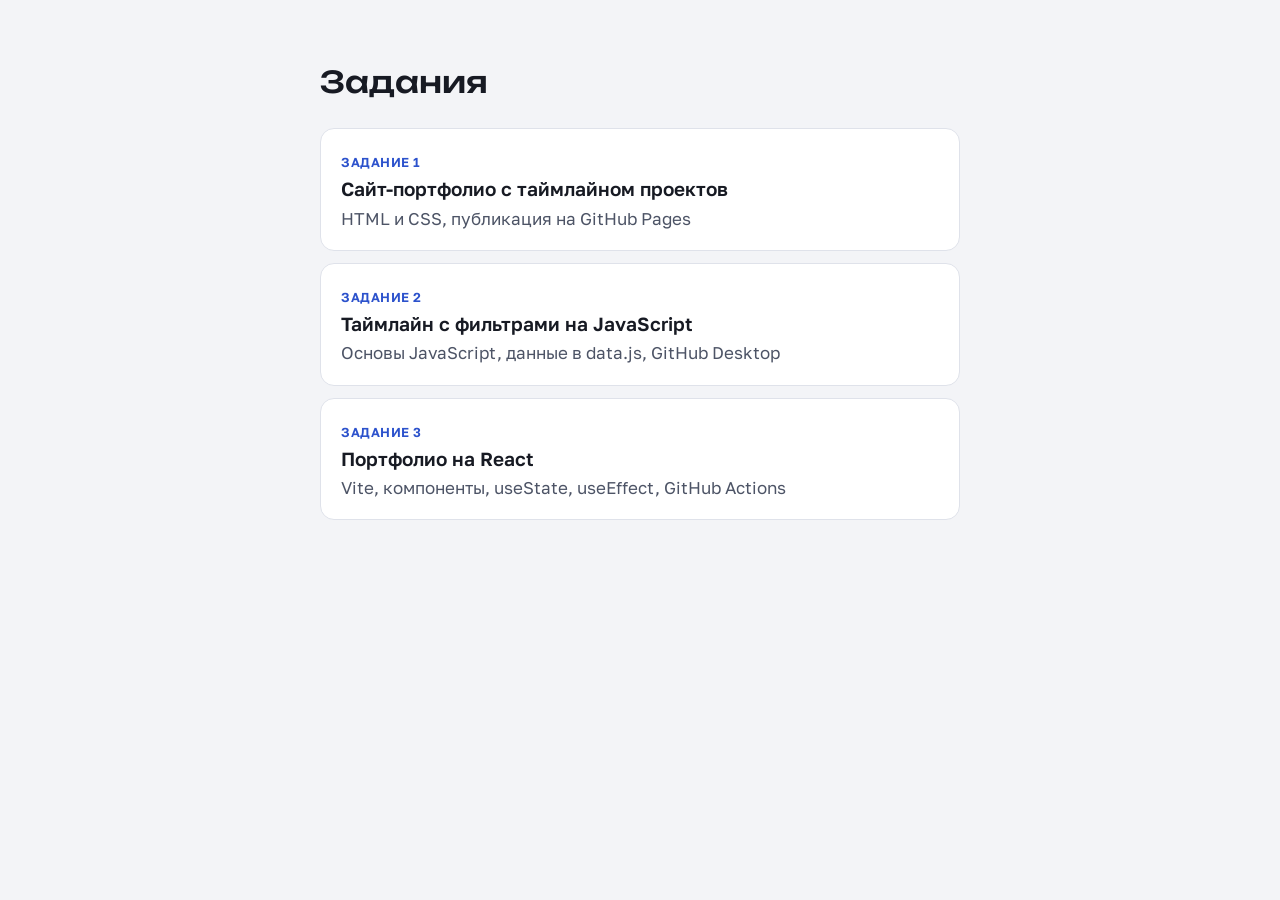
<file: index.html>
<!DOCTYPE html>
<html lang="ru">
<head>
<meta charset="UTF-8">
<meta name="viewport" content="width=device-width, initial-scale=1.0">
<title>Задания</title>
<link rel="stylesheet" href="https://fonts.googleapis.com/css2?family=Golos+Text:wght@400;600&family=Unbounded:wght@500&display=swap">
<style>
  :root {
    color-scheme: light dark;
    --ground: #f3f4f7;
    --surface: #ffffff;
    --ink: #171a23;
    --ink-2: #4d5466;
    --rule: #dfe2ea;
    --accent: #2c52cc;
  }
  @media (prefers-color-scheme: dark) {
    :root {
      --ground: #101218;
      --surface: #171a22;
      --ink: #e8ebf2;
      --ink-2: #a7aebe;
      --rule: #262a35;
      --accent: #8fa8ff;
    }
  }
  body {
    margin: 0;
    padding: 64px 20px;
    background: var(--ground);
    color: var(--ink);
    font: 17px/1.6 'Golos Text', system-ui, sans-serif;
  }
  main { max-width: 640px; margin: 0 auto; }
  h1 { font: 500 30px/1.2 'Unbounded', 'Golos Text', sans-serif; margin: 0 0 28px; }
  ol { list-style: none; margin: 0; padding: 0; display: grid; gap: 12px; }
  a {
    display: block;
    padding: 18px 20px;
    background: var(--surface);
    border: 1px solid var(--rule);
    border-radius: 14px;
    color: inherit;
    text-decoration: none;
  }
  a:hover { border-color: var(--accent); }
  a:focus-visible { outline: 2px solid var(--accent); outline-offset: 2px; }
  .no { font-size: 13px; color: var(--accent); font-weight: 600; letter-spacing: .04em; text-transform: uppercase; }
  .name { display: block; font-weight: 600; font-size: 19px; }
  .what { color: var(--ink-2); }
</style>
</head>
<body>
<main>
  <h1>Задания</h1>
  <ol>
    <li>
      <a href="portfolio-1/">
        <span class="no">Задание 1</span>
        <span class="name">Сайт-портфолио с таймлайном проектов</span>
        <span class="what">HTML и CSS, публикация на GitHub Pages</span>
      </a>
    </li>
    <li>
      <a href="portfolio-2/">
        <span class="no">Задание 2</span>
        <span class="name">Таймлайн с фильтрами на JavaScript</span>
        <span class="what">Основы JavaScript, данные в data.js, GitHub Desktop</span>
      </a>
    </li>
    <li>
      <a href="portfolio-3/">
        <span class="no">Задание 3</span>
        <span class="name">Портфолио на React</span>
        <span class="what">Vite, компоненты, useState, useEffect, GitHub Actions</span>
      </a>
    </li>
  </ol>
</main>
</body>
</html>
</file>
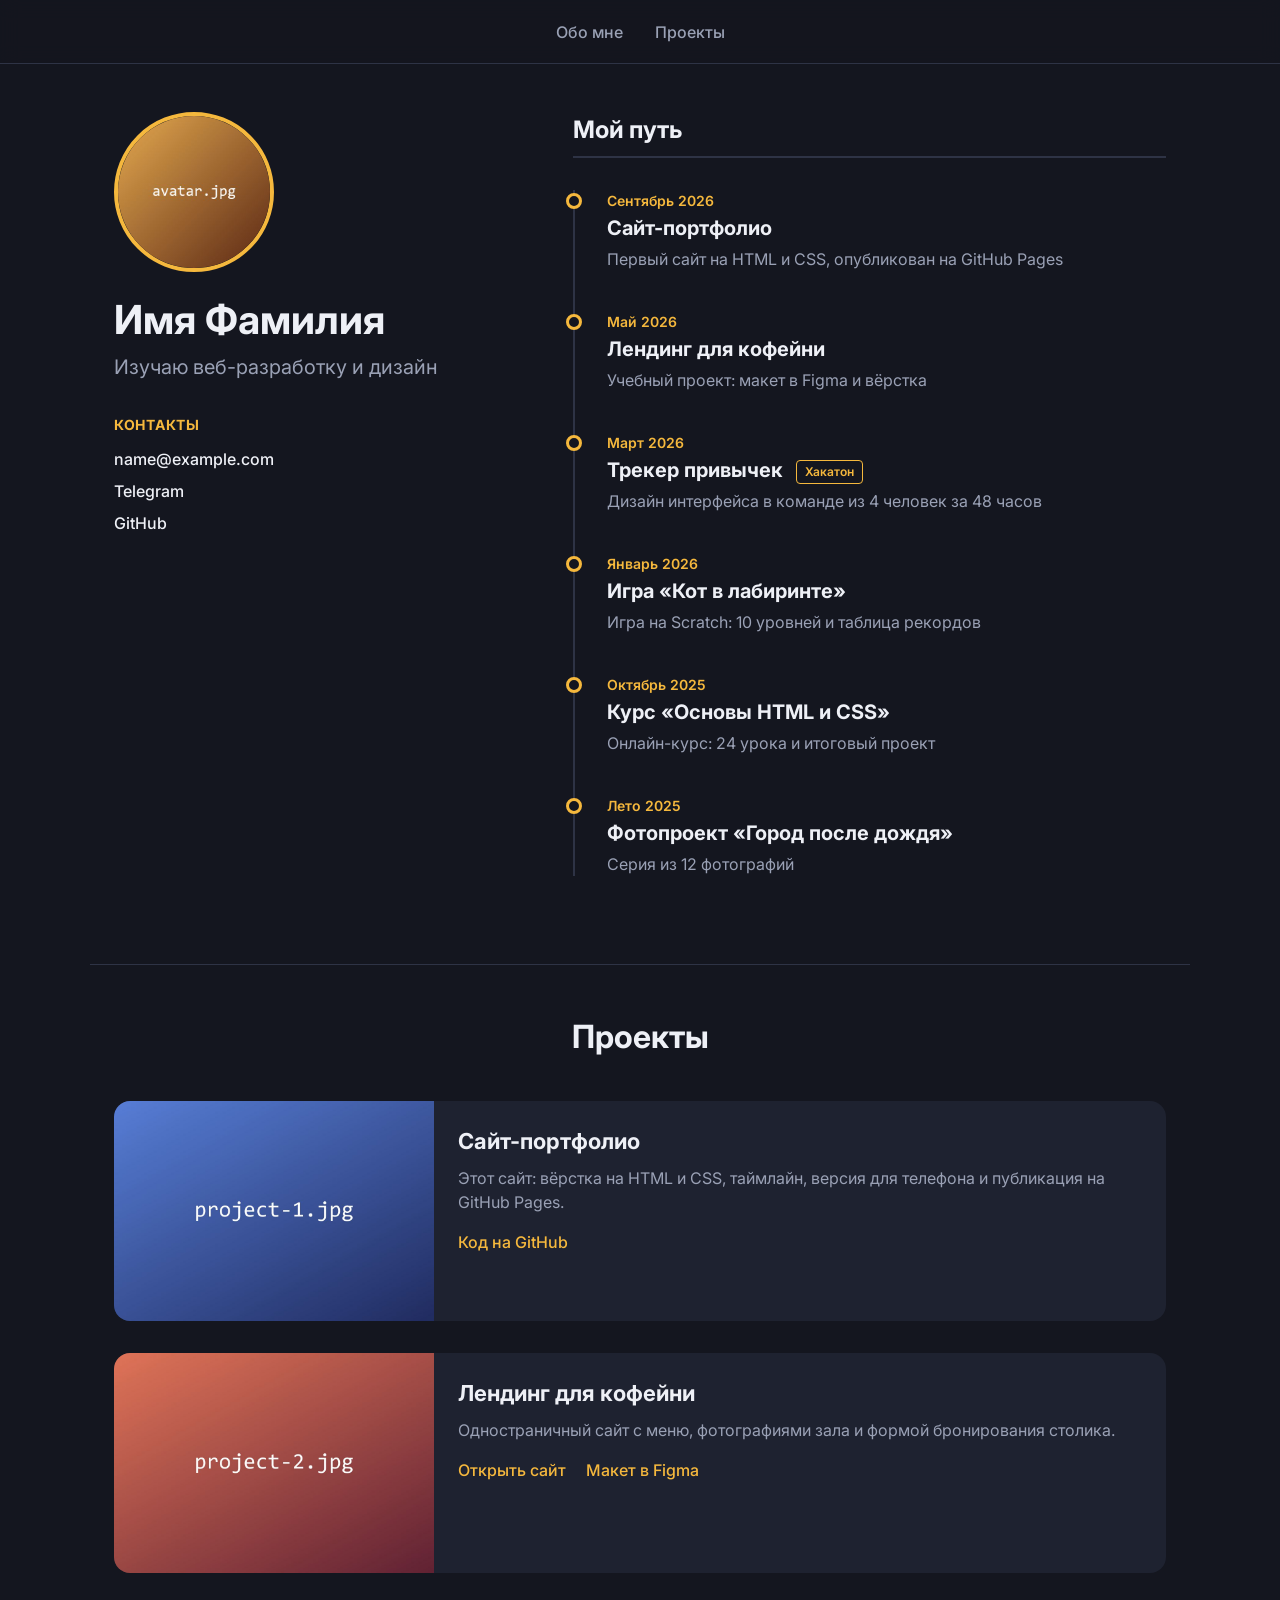
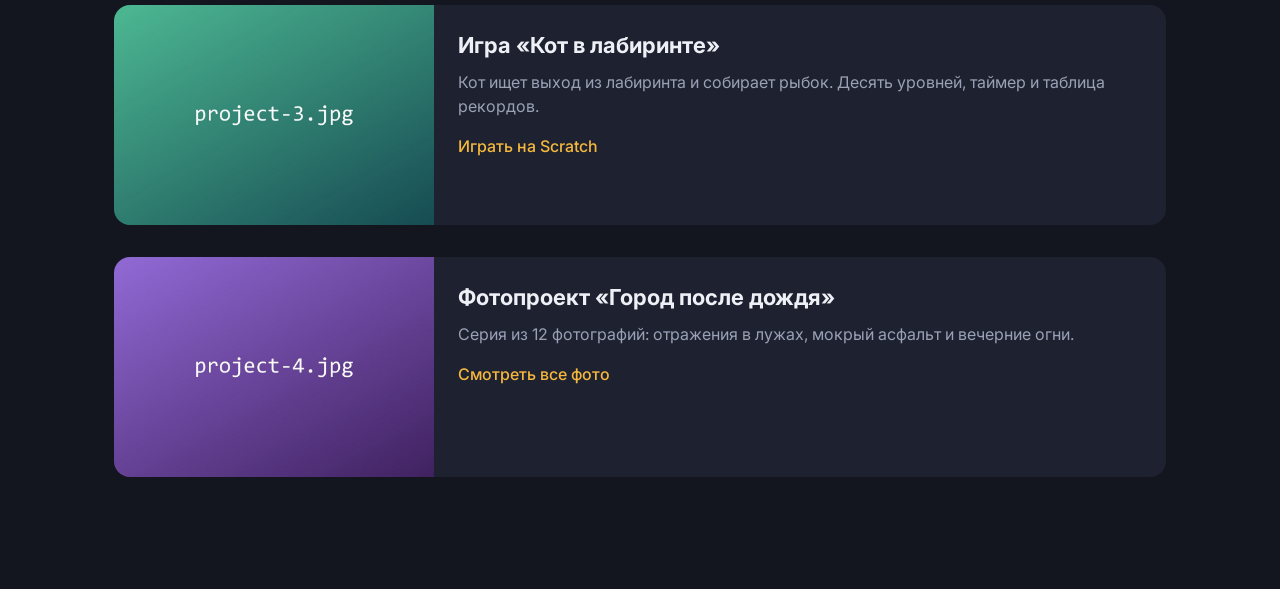
<file: _src/site-test/index.html>
<!DOCTYPE html>
<html lang="ru">
<head>
    <meta charset="UTF-8">
    <meta name="viewport" content="width=device-width, initial-scale=1.0">
    <title>Имя Фамилия — портфолио</title>
    <link rel="stylesheet" href="https://fonts.googleapis.com/css2?family=Inter:wght@400;500;600;700&display=swap">
    <link rel="stylesheet" href="style.css">
</head>
<body>

    <header class="top-bar">
        <nav>
            <a href="#about">Обо мне</a>
            <a href="#projects">Проекты</a>
        </nav>
    </header>

    <main>
        <section id="about" class="about">
            <div class="profile">
                <img src="images/avatar.jpg" alt="Фото: Имя Фамилия" class="avatar">
                <h1>Имя Фамилия</h1>
                <p class="tagline">Изучаю веб-разработку и дизайн</p>

                <h2>Контакты</h2>
                <ul class="contacts">
                    <li><a href="mailto:name@example.com">name@example.com</a></li>
                    <li><a href="https://t.me/username" target="_blank">Telegram</a></li>
                    <li><a href="https://github.com/username" target="_blank">GitHub</a></li>
                </ul>
            </div>
            <div class="timeline-block">
                <h2>Мой путь</h2>

                <div class="timeline">

                    <article class="timeline-item">
                        <a href="#project-portfolio">
                            <div class="date">Сентябрь 2026</div>
                            <h3>Сайт-портфолио</h3>
                            <p>Первый сайт на HTML и CSS, опубликован на GitHub Pages</p>
                        </a>
                    </article>

                    <article class="timeline-item">
                        <a href="#project-coffee">
                            <div class="date">Май 2026</div>
                            <h3>Лендинг для кофейни</h3>
                            <p>Учебный проект: макет в Figma и вёрстка</p>
                        </a>
                    </article>

                    <article class="timeline-item">
                        <div class="date">Март 2026</div>
                        <h3>Трекер привычек <span class="tag">Хакатон</span></h3>
                        <p>Дизайн интерфейса в команде из 4 человек за 48 часов</p>
                    </article>

                    <article class="timeline-item">
                        <a href="#project-cat">
                            <div class="date">Январь 2026</div>
                            <h3>Игра «Кот в лабиринте»</h3>
                            <p>Игра на Scratch: 10 уровней и таблица рекордов</p>
                        </a>
                    </article>

                    <article class="timeline-item">
                        <div class="date">Октябрь 2025</div>
                        <h3>Курс «Основы HTML и CSS»</h3>
                        <p>Онлайн-курс: 24 урока и итоговый проект</p>
                    </article>

                    <article class="timeline-item">
                        <a href="#project-photo">
                            <div class="date">Лето 2025</div>
                            <h3>Фотопроект «Город после дождя»</h3>
                            <p>Серия из 12 фотографий</p>
                        </a>
                    </article>

                </div>
            </div>
        </section>

        <section id="projects" class="projects">
            <h2>Проекты</h2>

            <article class="card" id="project-portfolio">
                <img src="images/project-1.jpg" alt="Скриншот сайта-портфолио">
                <div class="card-body">
                    <h3>Сайт-портфолио</h3>
                    <p>Этот сайт: вёрстка на HTML и CSS, таймлайн, версия для телефона и публикация на GitHub Pages.</p>
                    <div class="card-links">
                        <a href="https://github.com/username/username.github.io" target="_blank">Код на GitHub</a>
                    </div>
                </div>
            </article>

            <article class="card" id="project-coffee">
                <img src="images/project-2.jpg" alt="Главный экран лендинга кофейни">
                <div class="card-body">
                    <h3>Лендинг для кофейни</h3>
                    <p>Одностраничный сайт с меню, фотографиями зала и формой бронирования столика.</p>
                    <div class="card-links">
                        <a href="https://example.com" target="_blank">Открыть сайт</a>
                        <a href="https://example.com" target="_blank">Макет в Figma</a>
                    </div>
                </div>
            </article>

            <article class="card" id="project-cat">
                <img src="images/project-3.jpg" alt="Уровень из игры «Кот в лабиринте»">
                <div class="card-body">
                    <h3>Игра «Кот в лабиринте»</h3>
                    <p>Кот ищет выход из лабиринта и собирает рыбок. Десять уровней, таймер и таблица рекордов.</p>
                    <div class="card-links">
                        <a href="https://example.com" target="_blank">Играть на Scratch</a>
                    </div>
                </div>
            </article>

            <article class="card" id="project-photo">
                <img src="images/project-4.jpg" alt="Фотография из серии «Город после дождя»">
                <div class="card-body">
                    <h3>Фотопроект «Город после дождя»</h3>
                    <p>Серия из 12 фотографий: отражения в лужах, мокрый асфальт и вечерние огни.</p>
                    <div class="card-links">
                        <a href="https://example.com" target="_blank">Смотреть все фото</a>
                    </div>
                </div>
            </article>

        </section>
    </main>

</body>
</html>
</file>
<file: _src/site-test/style.css>
/* ---------- Цвета и основа ---------- */

/* Цвета сайта: поменяйте здесь — и они сменятся везде */
:root {
    --bg: #14161f;      /* фон страницы */
    --card: #1e2230;    /* фон карточек */
    --text: #eef0f6;    /* основной текст */
    --muted: #9aa1b5;   /* второстепенный текст */
    --accent: #f5b83d;  /* акцент: даты, кружки, ссылки */
    --line: #2e3345;    /* линии и рамки */
}

/* Убираем отступы, которые браузер добавляет сам */
*, *::before, *::after {
    box-sizing: border-box;
    margin: 0;
    padding: 0;
}

html {
    scroll-behavior: smooth; /* плавная прокрутка к якорям */
}

body {
    font-family: 'Inter', Arial, sans-serif;
    background-color: var(--bg);
    color: var(--text);
    line-height: 1.5;
    padding-top: 64px; /* место под шапку */
}

a {
    color: inherit;
    text-decoration: none;
}

/* ---------- Шапка ---------- */

.top-bar {
    position: fixed; /* шапка не уезжает при прокрутке */
    top: 0;
    left: 0;
    width: 100%;
    height: 64px;
    display: flex;
    justify-content: center;
    align-items: center;
    background-color: rgba(20, 22, 31, 0.8); /* цвет фона, но полупрозрачный */
    backdrop-filter: blur(10px);             /* размываем то, что под шапкой */
    border-bottom: 1px solid var(--line);
    z-index: 10; /* шапка поверх всего остального */
}

.top-bar nav {
    display: flex;
    gap: 32px;
}

.top-bar a {
    color: var(--muted);
    font-weight: 500;
}

.top-bar a:hover {
    color: var(--accent);
}

/* Чтобы шапка не закрывала начало раздела после перехода по меню */
.about,
.projects {
    scroll-margin-top: 64px;
}

/* ---------- Две колонки и профиль ---------- */

.about {
    display: flex;
    gap: 64px;
    max-width: 1100px;
    margin: 0 auto;  /* по центру страницы */
    padding: 48px 24px;
}

.profile {
    flex: 1;         /* левая колонка: 1 часть ширины */
}

.timeline-block {
    flex: 1.5;       /* правая колонка: 1,5 части */
}

.avatar {
    display: block;
    width: 160px;
    height: 160px;
    object-fit: cover;   /* фото заполняет круг без искажений */
    border-radius: 50%;  /* квадрат превращается в круг */
    border: 4px solid var(--accent);
    margin-bottom: 24px;
}

h1 {
    font-size: 40px;
    line-height: 1.2;
    margin-bottom: 8px;
}

.tagline {
    font-size: 20px;
    color: var(--muted);
    margin-bottom: 32px;
}

.profile h2 {
    font-size: 14px;
    text-transform: uppercase;
    letter-spacing: 0.05em;
    color: var(--accent);
    margin-bottom: 12px;
}

.contacts {
    list-style: none;    /* убираем точки у списка */
    display: flex;
    flex-direction: column;
    gap: 8px;
}

.contacts a {
    font-weight: 500;
}

.contacts a:hover {
    color: var(--accent);
}

/* ---------- Таймлайн ---------- */

.timeline-block h2 {
    font-size: 24px;
    padding-bottom: 8px;
    margin-bottom: 32px;
    border-bottom: 2px solid var(--line);
}

/* Вертикальная линия — это левая рамка блока */
.timeline {
    border-left: 2px solid var(--line);
    padding-left: 32px;
}

.timeline-item {
    position: relative;  /* точка отсчёта для кружка */
    margin-bottom: 40px;
}

/* Кружок на линии */
.timeline-item::before {
    content: '';
    position: absolute;
    top: 3px;
    left: -41px;         /* 32 (отступ) + 1 (половина линии) + 8 (половина кружка) */
    width: 16px;
    height: 16px;
    border-radius: 50%;
    background-color: var(--bg);
    border: 3px solid var(--accent);
}

.date {
    font-size: 14px;
    font-weight: 600;
    color: var(--accent);
}

.timeline-item h3 {
    font-size: 20px;
    margin: 2px 0 4px;
}

.timeline-item p {
    color: var(--muted);
}

/* Маленькая метка рядом с названием */
.tag {
    display: inline-block;
    margin-left: 8px;
    padding: 2px 8px;
    font-size: 12px;
    font-weight: 600;
    color: var(--accent);
    border: 1px solid var(--accent);
    border-radius: 4px;
    vertical-align: middle;
}

/* Записи со ссылкой на карточку */
.timeline-item a {
    display: block;
}

.timeline-item a:hover h3 {
    color: var(--accent);
}

/* «Запись, внутри которой ссылка под курсором» — заливаем кружок */
.timeline-item:has(a:hover)::before {
    background-color: var(--accent);
}

/* ---------- Карточки проектов ---------- */

.projects {
    max-width: 1100px;
    margin: 0 auto;
    padding: 48px 24px 80px;
    border-top: 1px solid var(--line);
}

.projects h2 {
    font-size: 32px;
    text-align: center;
    margin-bottom: 40px;
}

/* Карточка: картинка слева, текст справа */
.card {
    display: flex;
    background-color: var(--card);
    border-radius: 16px;
    overflow: hidden;          /* обрезаем углы картинки по скруглению */
    margin-bottom: 32px;
    scroll-margin-top: 88px;   /* отступ под шапку при переходе из таймлайна */
}

.card img {
    width: 320px;
    height: 220px;
    object-fit: cover;
    flex-shrink: 0;            /* картинка не сжимается, даже если текста много */
}

.card-body {
    padding: 24px;
}

.card-body h3 {
    font-size: 22px;
    margin-bottom: 8px;
}

.card-body p {
    color: var(--muted);
    margin-bottom: 16px;
}

.card-links {
    display: flex;
    flex-wrap: wrap;
    gap: 20px;
}

.card-links a {
    color: var(--accent);
    font-weight: 500;
}

.card-links a:hover {
    text-decoration: underline;
}

/* ---------- Версия для телефона ---------- */

/* Правила внутри работают, только если окно уже 800px */
@media (max-width: 800px) {
    .about {
        flex-direction: column;  /* колонки друг под другом */
        gap: 48px;
    }

    h1 {
        font-size: 32px;
    }

    .card {
        flex-direction: column;  /* картинка над текстом */
    }

    .card img {
        width: 100%;
        height: 200px;
    }
}
</file>
